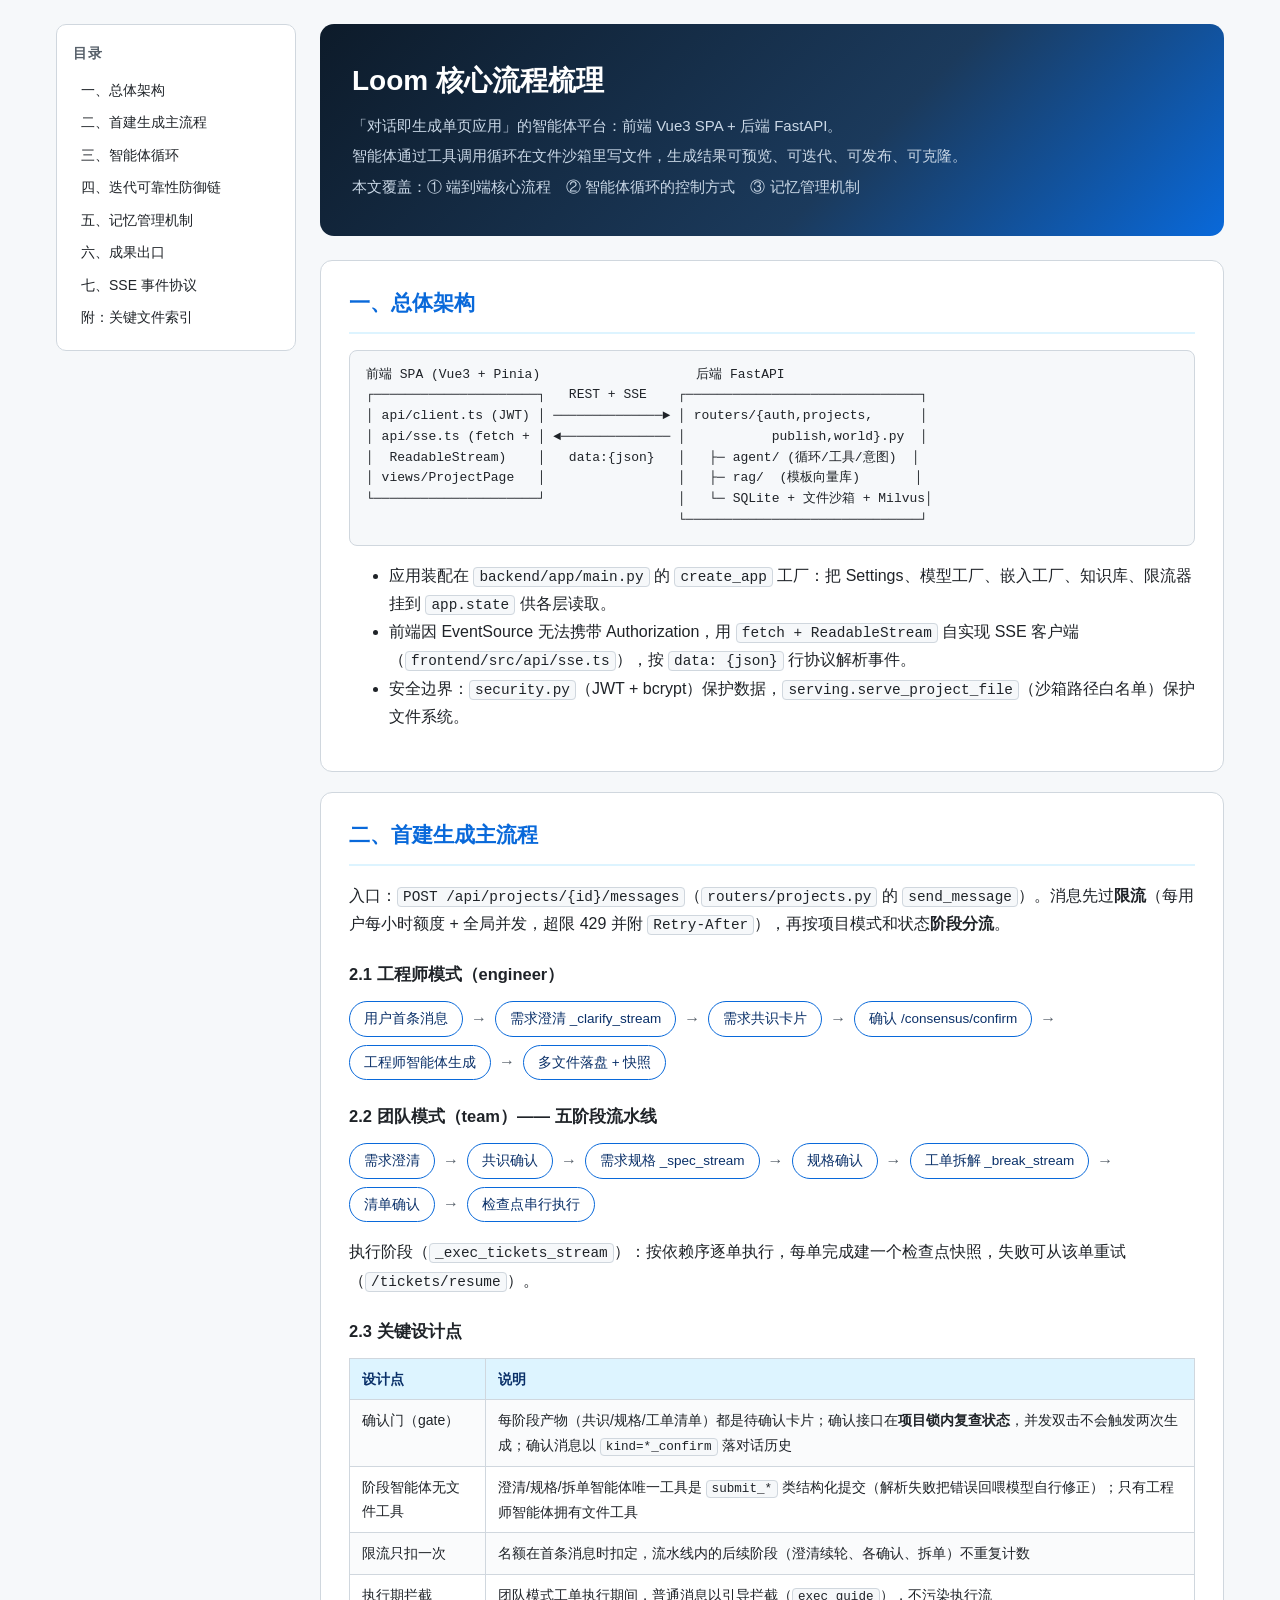
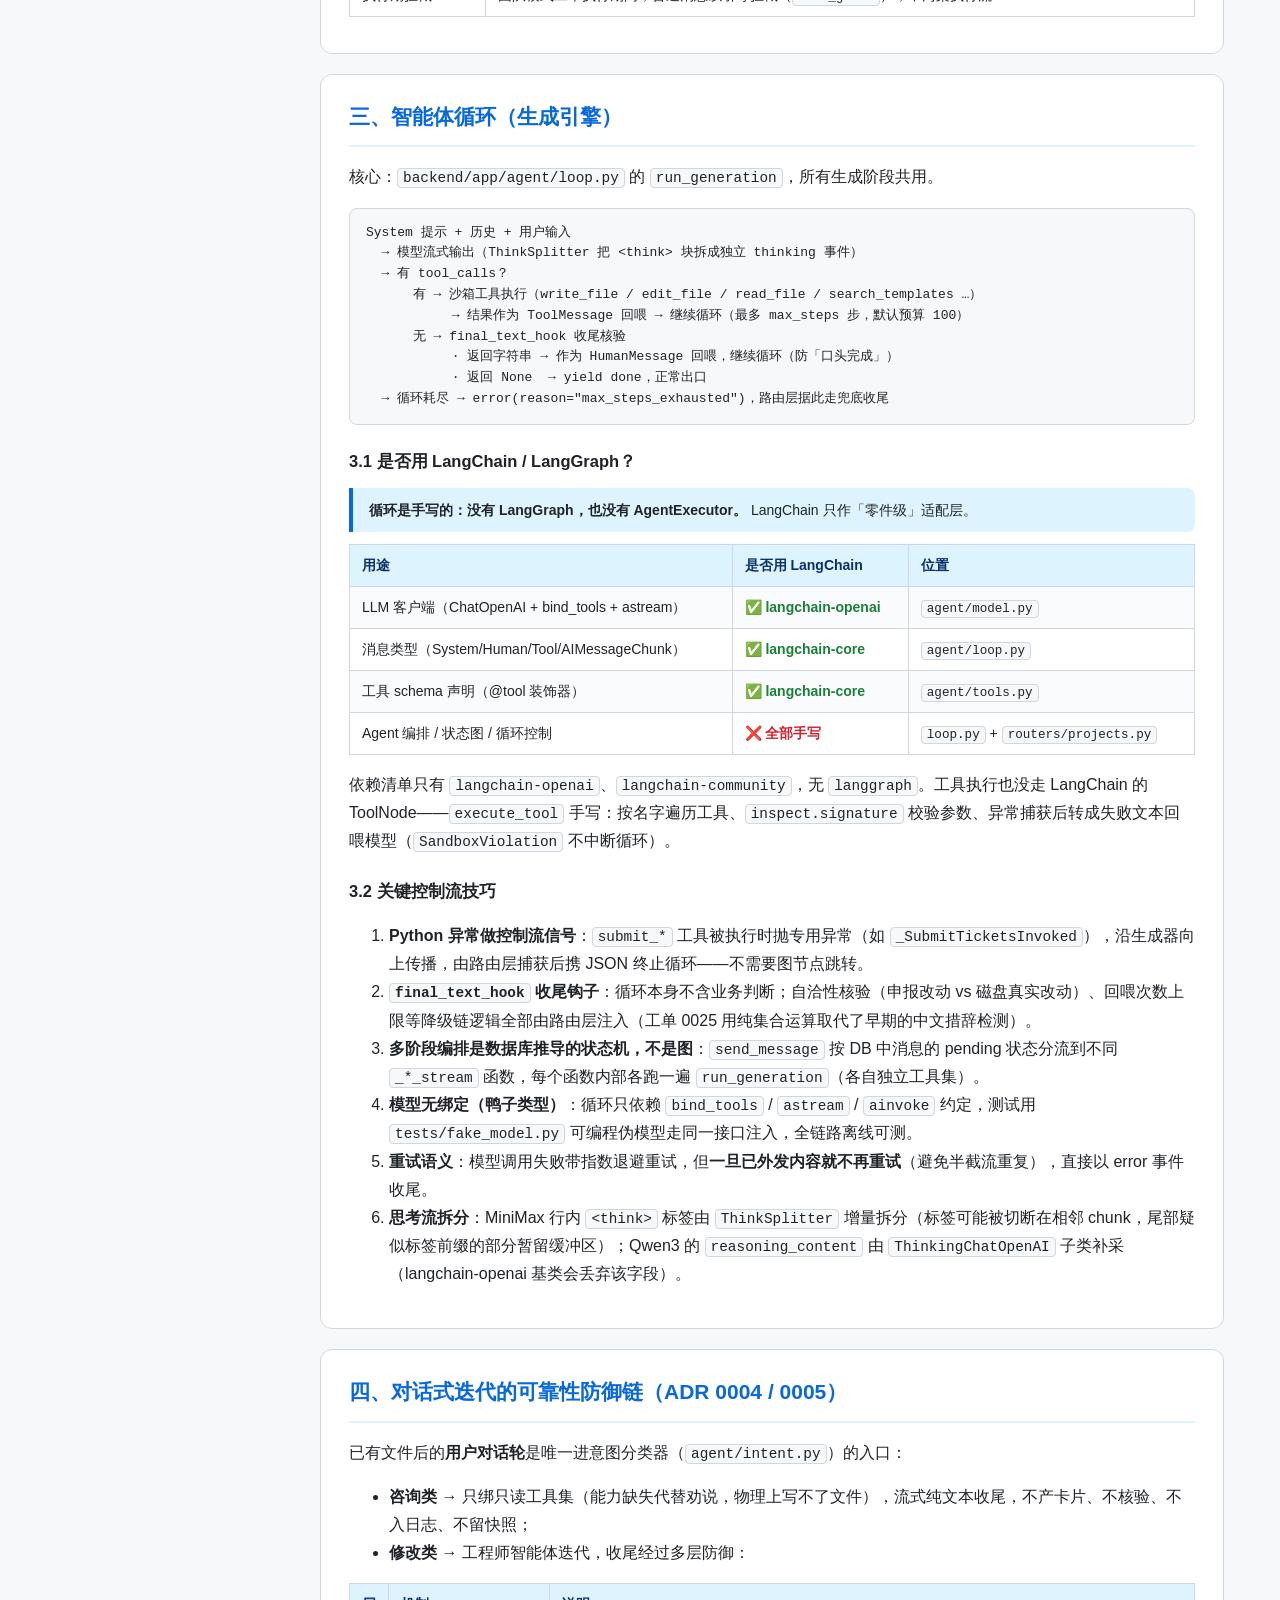
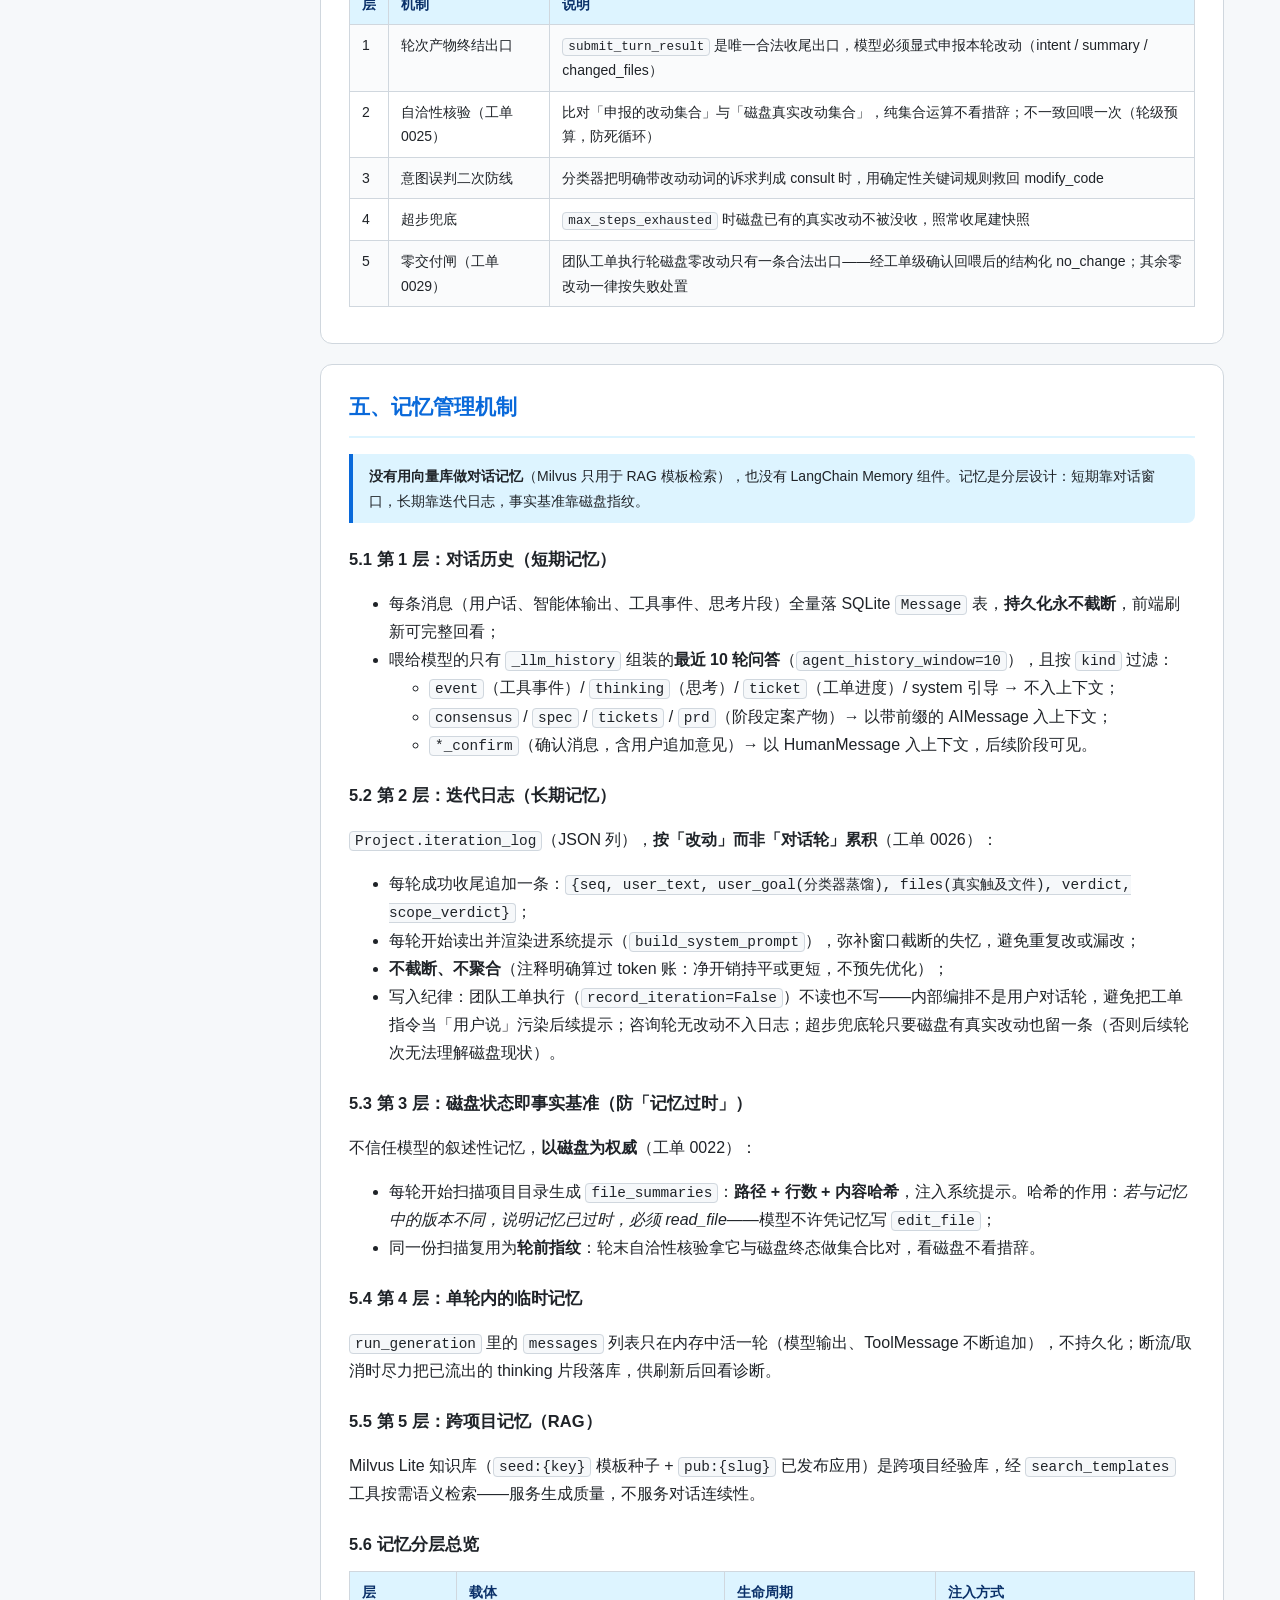
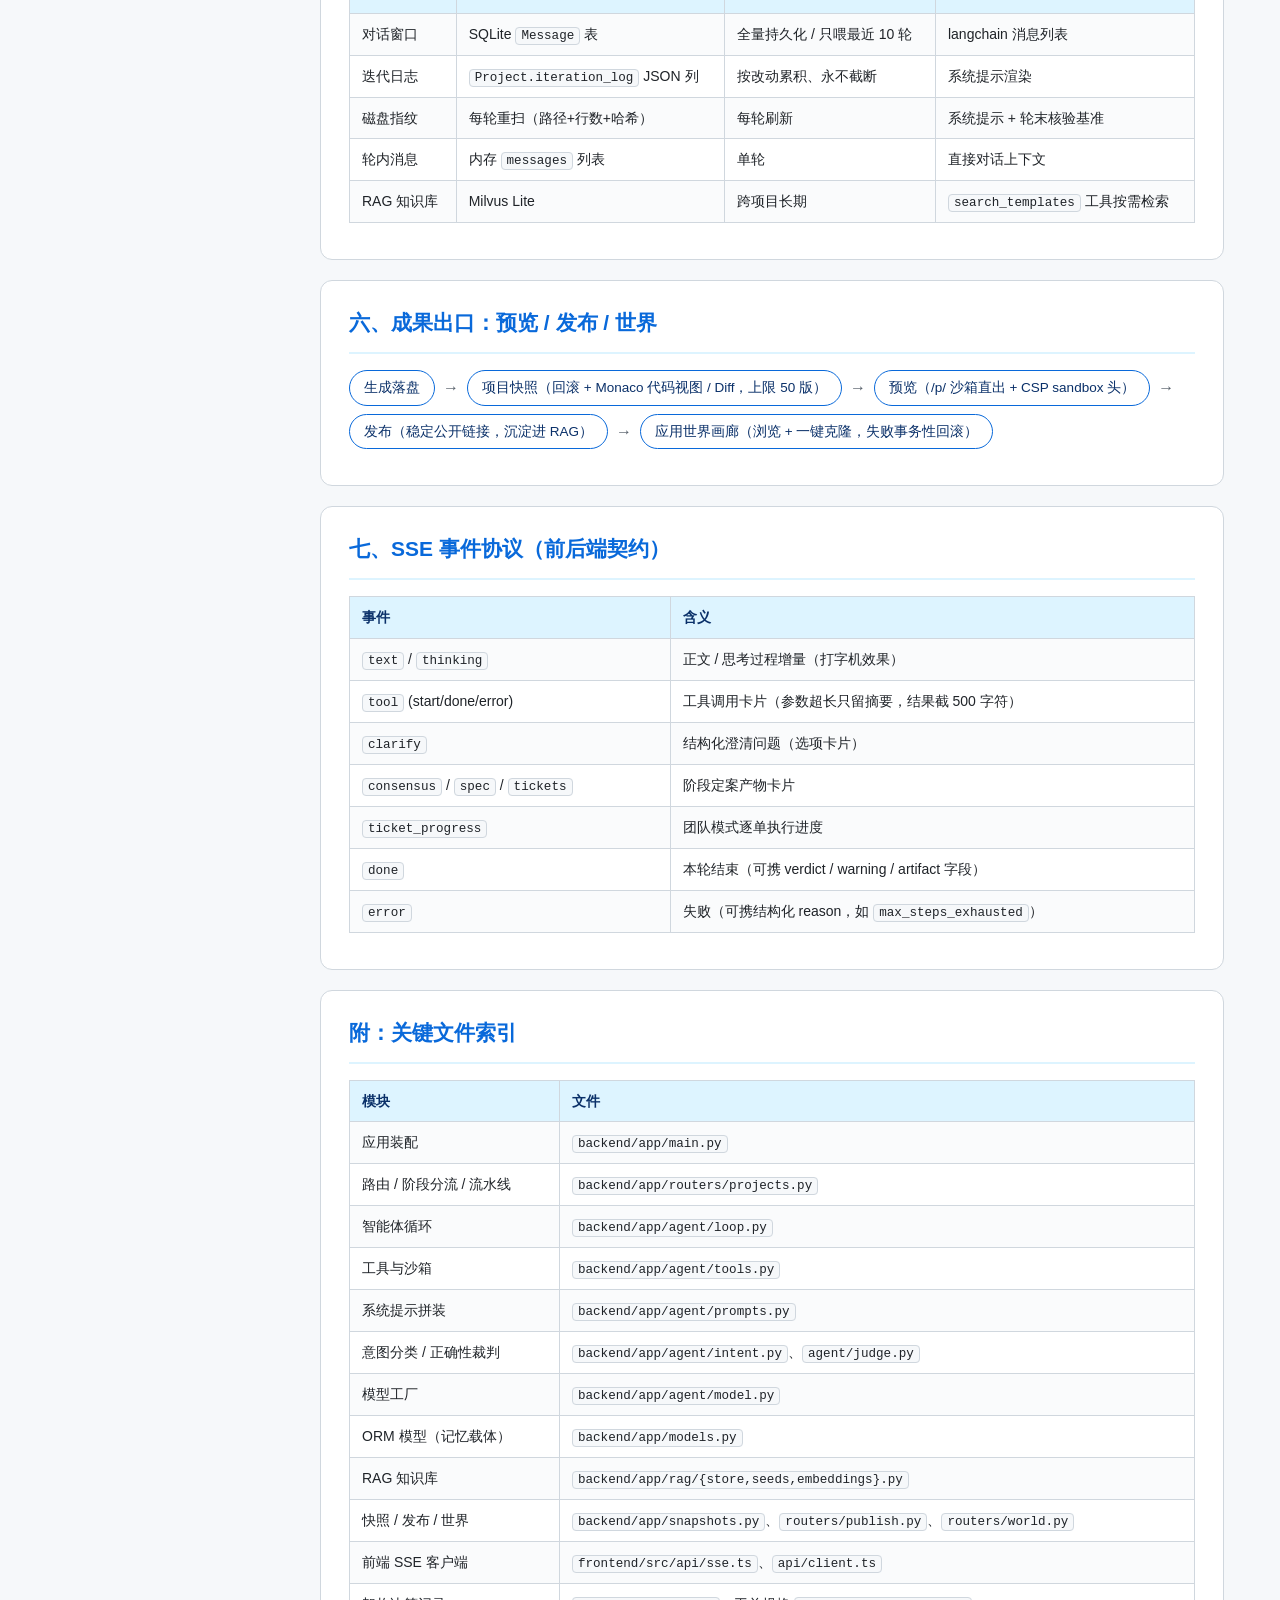
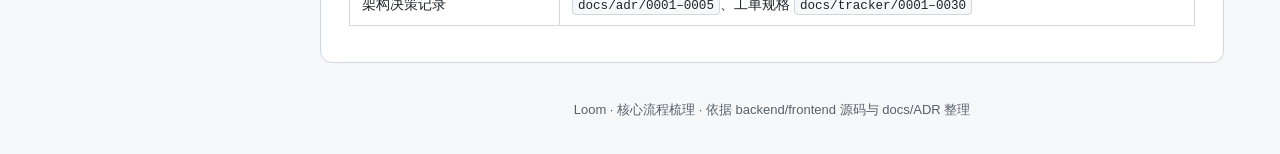
<file: docs/core-flow.html>
<!DOCTYPE html>
<html lang="zh-CN">
<head>
<meta charset="UTF-8">
<meta name="viewport" content="width=device-width, initial-scale=1.0">
<title>Loom 核心流程梳理</title>
<style>
  :root {
    --bg: #f6f8fa;
    --card: #ffffff;
    --ink: #1f2328;
    --muted: #57606a;
    --accent: #0969da;
    --accent-soft: #ddf4ff;
    --border: #d0d7de;
    --code-bg: #f6f8fa;
    --ok: #1a7f37;
    --no: #cf222e;
  }
  * { box-sizing: border-box; }
  body {
    margin: 0;
    font-family: -apple-system, "Segoe UI", "PingFang SC", "Microsoft YaHei", sans-serif;
    background: var(--bg);
    color: var(--ink);
    line-height: 1.75;
  }
  .layout { display: flex; max-width: 1200px; margin: 0 auto; gap: 24px; padding: 24px 16px; }
  nav.toc {
    position: sticky; top: 24px; align-self: flex-start;
    width: 240px; flex: none; background: var(--card);
    border: 1px solid var(--border); border-radius: 10px; padding: 16px;
    font-size: 14px; max-height: calc(100vh - 48px); overflow: auto;
  }
  nav.toc h2 { margin: 0 0 8px; font-size: 14px; color: var(--muted); text-transform: uppercase; letter-spacing: .05em; }
  nav.toc a { display: block; color: var(--ink); text-decoration: none; padding: 4px 8px; border-radius: 6px; }
  nav.toc a:hover { background: var(--accent-soft); color: var(--accent); }
  main { flex: 1; min-width: 0; }
  header.hero {
    background: linear-gradient(135deg, #0d1b2a 0%, #1b3a5c 60%, #0969da 100%);
    color: #fff; border-radius: 14px; padding: 32px; margin-bottom: 24px;
  }
  header.hero h1 { margin: 0 0 8px; font-size: 28px; }
  header.hero p { margin: 4px 0; color: #c9d7e6; font-size: 15px; }
  section.card {
    background: var(--card); border: 1px solid var(--border);
    border-radius: 12px; padding: 24px 28px; margin-bottom: 20px;
  }
  h2.sec {
    margin: 0 0 16px; font-size: 21px; padding-bottom: 10px;
    border-bottom: 2px solid var(--accent-soft); color: var(--accent);
  }
  h3 { font-size: 16.5px; margin: 22px 0 8px; }
  pre {
    background: var(--code-bg); border: 1px solid var(--border); border-radius: 8px;
    padding: 14px 16px; overflow-x: auto; font-size: 13px; line-height: 1.6;
    font-family: "Cascadia Code", Consolas, "Courier New", monospace;
  }
  code { background: var(--code-bg); border: 1px solid var(--border); border-radius: 4px; padding: 1px 5px; font-size: .9em; font-family: Consolas, monospace; }
  pre code { background: none; border: none; padding: 0; }
  table { border-collapse: collapse; width: 100%; margin: 12px 0; font-size: 14px; }
  th, td { border: 1px solid var(--border); padding: 8px 12px; text-align: left; vertical-align: top; }
  th { background: var(--accent-soft); color: #0a3069; }
  tr:nth-child(even) td { background: #fafbfc; }
  .yes { color: var(--ok); font-weight: 600; }
  .no { color: var(--no); font-weight: 600; }
  .note {
    border-left: 4px solid var(--accent); background: var(--accent-soft);
    padding: 10px 16px; border-radius: 0 8px 8px 0; margin: 12px 0; font-size: 14px;
  }
  .flow {
    display: flex; flex-wrap: wrap; gap: 8px; align-items: center; margin: 12px 0;
  }
  .flow .step {
    background: var(--card); border: 1.5px solid var(--accent); color: #0a3069;
    border-radius: 999px; padding: 5px 14px; font-size: 13.5px; font-weight: 500; white-space: nowrap;
  }
  .flow .arrow { color: var(--muted); font-weight: 700; }
  .grid2 { display: grid; grid-template-columns: 1fr 1fr; gap: 16px; }
  @media (max-width: 900px) { .grid2 { grid-template-columns: 1fr; } nav.toc { display: none; } }
  footer { text-align: center; color: var(--muted); font-size: 13px; padding: 16px 0 32px; }
</style>
</head>
<body>
<div class="layout">

<nav class="toc">
  <h2>目录</h2>
  <a href="#arch">一、总体架构</a>
  <a href="#pipeline">二、首建生成主流程</a>
  <a href="#loop">三、智能体循环</a>
  <a href="#defense">四、迭代可靠性防御链</a>
  <a href="#memory">五、记忆管理机制</a>
  <a href="#output">六、成果出口</a>
  <a href="#sse">七、SSE 事件协议</a>
  <a href="#files">附：关键文件索引</a>
</nav>

<main>
<header class="hero">
  <h1>Loom 核心流程梳理</h1>
  <p>「对话即生成单页应用」的智能体平台：前端 Vue3 SPA + 后端 FastAPI。</p>
  <p>智能体通过工具调用循环在文件沙箱里写文件，生成结果可预览、可迭代、可发布、可克隆。</p>
  <p>本文覆盖：① 端到端核心流程　② 智能体循环的控制方式　③ 记忆管理机制</p>
</header>

<section class="card" id="arch">
<h2 class="sec">一、总体架构</h2>
<pre>前端 SPA (Vue3 + Pinia)                    后端 FastAPI
┌─────────────────────┐   REST + SSE    ┌──────────────────────────────┐
│ api/client.ts (JWT) │ ──────────────► │ routers/{auth,projects,      │
│ api/sse.ts (fetch + │ ◄────────────── │           publish,world}.py  │
│  ReadableStream)    │   data:{json}   │   ├─ agent/ (循环/工具/意图)  │
│ views/ProjectPage   │                 │   ├─ rag/  (模板向量库)       │
└─────────────────────┘                 │   └─ SQLite + 文件沙箱 + Milvus│
                                        └──────────────────────────────┘</pre>
<ul>
  <li>应用装配在 <code>backend/app/main.py</code> 的 <code>create_app</code> 工厂：把 Settings、模型工厂、嵌入工厂、知识库、限流器挂到 <code>app.state</code> 供各层读取。</li>
  <li>前端因 EventSource 无法携带 Authorization，用 <code>fetch + ReadableStream</code> 自实现 SSE 客户端（<code>frontend/src/api/sse.ts</code>），按 <code>data: {json}</code> 行协议解析事件。</li>
  <li>安全边界：<code>security.py</code>（JWT + bcrypt）保护数据，<code>serving.serve_project_file</code>（沙箱路径白名单）保护文件系统。</li>
</ul>
</section>

<section class="card" id="pipeline">
<h2 class="sec">二、首建生成主流程</h2>
<p>入口：<code>POST /api/projects/{id}/messages</code>（<code>routers/projects.py</code> 的 <code>send_message</code>）。消息先过<strong>限流</strong>（每用户每小时额度 + 全局并发，超限 429 并附 <code>Retry-After</code>），再按项目模式和状态<strong>阶段分流</strong>。</p>

<h3>2.1 工程师模式（engineer）</h3>
<div class="flow">
  <span class="step">用户首条消息</span><span class="arrow">→</span>
  <span class="step">需求澄清 _clarify_stream</span><span class="arrow">→</span>
  <span class="step">需求共识卡片</span><span class="arrow">→</span>
  <span class="step">确认 /consensus/confirm</span><span class="arrow">→</span>
  <span class="step">工程师智能体生成</span><span class="arrow">→</span>
  <span class="step">多文件落盘 + 快照</span>
</div>

<h3>2.2 团队模式（team）—— 五阶段流水线</h3>
<div class="flow">
  <span class="step">需求澄清</span><span class="arrow">→</span>
  <span class="step">共识确认</span><span class="arrow">→</span>
  <span class="step">需求规格 _spec_stream</span><span class="arrow">→</span>
  <span class="step">规格确认</span><span class="arrow">→</span>
  <span class="step">工单拆解 _break_stream</span><span class="arrow">→</span>
  <span class="step">清单确认</span><span class="arrow">→</span>
  <span class="step">检查点串行执行</span>
</div>
<p>执行阶段（<code>_exec_tickets_stream</code>）：按依赖序逐单执行，每单完成建一个检查点快照，失败可从该单重试（<code>/tickets/resume</code>）。</p>

<h3>2.3 关键设计点</h3>
<table>
  <tr><th>设计点</th><th>说明</th></tr>
  <tr><td>确认门（gate）</td><td>每阶段产物（共识/规格/工单清单）都是待确认卡片；确认接口在<strong>项目锁内复查状态</strong>，并发双击不会触发两次生成；确认消息以 <code>kind=*_confirm</code> 落对话历史</td></tr>
  <tr><td>阶段智能体无文件工具</td><td>澄清/规格/拆单智能体唯一工具是 <code>submit_*</code> 类结构化提交（解析失败把错误回喂模型自行修正）；只有工程师智能体拥有文件工具</td></tr>
  <tr><td>限流只扣一次</td><td>名额在首条消息时扣定，流水线内的后续阶段（澄清续轮、各确认、拆单）不重复计数</td></tr>
  <tr><td>执行期拦截</td><td>团队模式工单执行期间，普通消息以引导拦截（<code>exec_guide</code>），不污染执行流</td></tr>
</table>
</section>

<section class="card" id="loop">
<h2 class="sec">三、智能体循环（生成引擎）</h2>
<p>核心：<code>backend/app/agent/loop.py</code> 的 <code>run_generation</code>，所有生成阶段共用。</p>
<pre>System 提示 + 历史 + 用户输入
  → 模型流式输出（ThinkSplitter 把 &lt;think&gt; 块拆成独立 thinking 事件）
  → 有 tool_calls？
      有 → 沙箱工具执行（write_file / edit_file / read_file / search_templates …）
           → 结果作为 ToolMessage 回喂 → 继续循环（最多 max_steps 步，默认预算 100）
      无 → final_text_hook 收尾核验
           · 返回字符串 → 作为 HumanMessage 回喂，继续循环（防「口头完成」）
           · 返回 None  → yield done，正常出口
  → 循环耗尽 → error(reason="max_steps_exhausted")，路由层据此走兜底收尾</pre>

<h3>3.1 是否用 LangChain / LangGraph？</h3>
<div class="note"><strong>循环是手写的：没有 LangGraph，也没有 AgentExecutor。</strong> LangChain 只作「零件级」适配层。</div>
<table>
  <tr><th>用途</th><th>是否用 LangChain</th><th>位置</th></tr>
  <tr><td>LLM 客户端（ChatOpenAI + bind_tools + astream）</td><td class="yes">✅ langchain-openai</td><td><code>agent/model.py</code></td></tr>
  <tr><td>消息类型（System/Human/Tool/AIMessageChunk）</td><td class="yes">✅ langchain-core</td><td><code>agent/loop.py</code></td></tr>
  <tr><td>工具 schema 声明（@tool 装饰器）</td><td class="yes">✅ langchain-core</td><td><code>agent/tools.py</code></td></tr>
  <tr><td>Agent 编排 / 状态图 / 循环控制</td><td class="no">❌ 全部手写</td><td><code>loop.py</code> + <code>routers/projects.py</code></td></tr>
</table>
<p>依赖清单只有 <code>langchain-openai</code>、<code>langchain-community</code>，无 <code>langgraph</code>。工具执行也没走 LangChain 的 ToolNode——<code>execute_tool</code> 手写：按名字遍历工具、<code>inspect.signature</code> 校验参数、异常捕获后转成失败文本回喂模型（<code>SandboxViolation</code> 不中断循环）。</p>

<h3>3.2 关键控制流技巧</h3>
<ol>
  <li><strong>Python 异常做控制流信号</strong>：<code>submit_*</code> 工具被执行时抛专用异常（如 <code>_SubmitTicketsInvoked</code>），沿生成器向上传播，由路由层捕获后携 JSON 终止循环——不需要图节点跳转。</li>
  <li><strong><code>final_text_hook</code> 收尾钩子</strong>：循环本身不含业务判断；自洽性核验（申报改动 vs 磁盘真实改动）、回喂次数上限等降级链逻辑全部由路由层注入（工单 0025 用纯集合运算取代了早期的中文措辞检测）。</li>
  <li><strong>多阶段编排是数据库推导的状态机，不是图</strong>：<code>send_message</code> 按 DB 中消息的 pending 状态分流到不同 <code>_*_stream</code> 函数，每个函数内部各跑一遍 <code>run_generation</code>（各自独立工具集）。</li>
  <li><strong>模型无绑定（鸭子类型）</strong>：循环只依赖 <code>bind_tools</code> / <code>astream</code> / <code>ainvoke</code> 约定，测试用 <code>tests/fake_model.py</code> 可编程伪模型走同一接口注入，全链路离线可测。</li>
  <li><strong>重试语义</strong>：模型调用失败带指数退避重试，但<strong>一旦已外发内容就不再重试</strong>（避免半截流重复），直接以 error 事件收尾。</li>
  <li><strong>思考流拆分</strong>：MiniMax 行内 <code>&lt;think&gt;</code> 标签由 <code>ThinkSplitter</code> 增量拆分（标签可能被切断在相邻 chunk，尾部疑似标签前缀的部分暂留缓冲区）；Qwen3 的 <code>reasoning_content</code> 由 <code>ThinkingChatOpenAI</code> 子类补采（langchain-openai 基类会丢弃该字段）。</li>
</ol>
</section>

<section class="card" id="defense">
<h2 class="sec">四、对话式迭代的可靠性防御链（ADR 0004 / 0005）</h2>
<p>已有文件后的<strong>用户对话轮</strong>是唯一进意图分类器（<code>agent/intent.py</code>）的入口：</p>
<ul>
  <li><strong>咨询类</strong> → 只绑只读工具集（能力缺失代替劝说，物理上写不了文件），流式纯文本收尾，不产卡片、不核验、不入日志、不留快照；</li>
  <li><strong>修改类</strong> → 工程师智能体迭代，收尾经过多层防御：</li>
</ul>
<table>
  <tr><th>层</th><th>机制</th><th>说明</th></tr>
  <tr><td>1</td><td>轮次产物终结出口</td><td><code>submit_turn_result</code> 是唯一合法收尾出口，模型必须显式申报本轮改动（intent / summary / changed_files）</td></tr>
  <tr><td>2</td><td>自洽性核验（工单 0025）</td><td>比对「申报的改动集合」与「磁盘真实改动集合」，纯集合运算不看措辞；不一致回喂一次（轮级预算，防死循环）</td></tr>
  <tr><td>3</td><td>意图误判二次防线</td><td>分类器把明确带改动动词的诉求判成 consult 时，用确定性关键词规则救回 modify_code</td></tr>
  <tr><td>4</td><td>超步兜底</td><td><code>max_steps_exhausted</code> 时磁盘已有的真实改动不被没收，照常收尾建快照</td></tr>
  <tr><td>5</td><td>零交付闸（工单 0029）</td><td>团队工单执行轮磁盘零改动只有一条合法出口——经工单级确认回喂后的结构化 no_change；其余零改动一律按失败处置</td></tr>
</table>
</section>

<section class="card" id="memory">
<h2 class="sec">五、记忆管理机制</h2>
<div class="note"><strong>没有用向量库做对话记忆</strong>（Milvus 只用于 RAG 模板检索），也没有 LangChain Memory 组件。记忆是分层设计：短期靠对话窗口，长期靠迭代日志，事实基准靠磁盘指纹。</div>

<h3>5.1 第 1 层：对话历史（短期记忆）</h3>
<ul>
  <li>每条消息（用户话、智能体输出、工具事件、思考片段）全量落 SQLite <code>Message</code> 表，<strong>持久化永不截断</strong>，前端刷新可完整回看；</li>
  <li>喂给模型的只有 <code>_llm_history</code> 组装的<strong>最近 10 轮问答</strong>（<code>agent_history_window=10</code>），且按 <code>kind</code> 过滤：
    <ul>
      <li><code>event</code>（工具事件）/ <code>thinking</code>（思考）/ <code>ticket</code>（工单进度）/ system 引导 → 不入上下文；</li>
      <li><code>consensus</code> / <code>spec</code> / <code>tickets</code> / <code>prd</code>（阶段定案产物）→ 以带前缀的 AIMessage 入上下文；</li>
      <li><code>*_confirm</code>（确认消息，含用户追加意见）→ 以 HumanMessage 入上下文，后续阶段可见。</li>
    </ul>
  </li>
</ul>

<h3>5.2 第 2 层：迭代日志（长期记忆）</h3>
<p><code>Project.iteration_log</code>（JSON 列），<strong>按「改动」而非「对话轮」累积</strong>（工单 0026）：</p>
<ul>
  <li>每轮成功收尾追加一条：<code>{seq, user_text, user_goal(分类器蒸馏), files(真实触及文件), verdict, scope_verdict}</code>；</li>
  <li>每轮开始读出并渲染进系统提示（<code>build_system_prompt</code>），弥补窗口截断的失忆，避免重复改或漏改；</li>
  <li><strong>不截断、不聚合</strong>（注释明确算过 token 账：净开销持平或更短，不预先优化）；</li>
  <li>写入纪律：团队工单执行（<code>record_iteration=False</code>）不读也不写——内部编排不是用户对话轮，避免把工单指令当「用户说」污染后续提示；咨询轮无改动不入日志；超步兜底轮只要磁盘有真实改动也留一条（否则后续轮次无法理解磁盘现状）。</li>
</ul>

<h3>5.3 第 3 层：磁盘状态即事实基准（防「记忆过时」）</h3>
<p>不信任模型的叙述性记忆，<strong>以磁盘为权威</strong>（工单 0022）：</p>
<ul>
  <li>每轮开始扫描项目目录生成 <code>file_summaries</code>：<strong>路径 + 行数 + 内容哈希</strong>，注入系统提示。哈希的作用：<em>若与记忆中的版本不同，说明记忆已过时，必须 read_file</em>——模型不许凭记忆写 <code>edit_file</code>；</li>
  <li>同一份扫描复用为<strong>轮前指纹</strong>：轮末自洽性核验拿它与磁盘终态做集合比对，看磁盘不看措辞。</li>
</ul>

<h3>5.4 第 4 层：单轮内的临时记忆</h3>
<p><code>run_generation</code> 里的 <code>messages</code> 列表只在内存中活一轮（模型输出、ToolMessage 不断追加），不持久化；断流/取消时尽力把已流出的 thinking 片段落库，供刷新后回看诊断。</p>

<h3>5.5 第 5 层：跨项目记忆（RAG）</h3>
<p>Milvus Lite 知识库（<code>seed:{key}</code> 模板种子 + <code>pub:{slug}</code> 已发布应用）是跨项目经验库，经 <code>search_templates</code> 工具按需语义检索——服务生成质量，不服务对话连续性。</p>

<h3>5.6 记忆分层总览</h3>
<table>
  <tr><th>层</th><th>载体</th><th>生命周期</th><th>注入方式</th></tr>
  <tr><td>对话窗口</td><td>SQLite <code>Message</code> 表</td><td>全量持久化 / 只喂最近 10 轮</td><td>langchain 消息列表</td></tr>
  <tr><td>迭代日志</td><td><code>Project.iteration_log</code> JSON 列</td><td>按改动累积、永不截断</td><td>系统提示渲染</td></tr>
  <tr><td>磁盘指纹</td><td>每轮重扫（路径+行数+哈希）</td><td>每轮刷新</td><td>系统提示 + 轮末核验基准</td></tr>
  <tr><td>轮内消息</td><td>内存 <code>messages</code> 列表</td><td>单轮</td><td>直接对话上下文</td></tr>
  <tr><td>RAG 知识库</td><td>Milvus Lite</td><td>跨项目长期</td><td><code>search_templates</code> 工具按需检索</td></tr>
</table>
</section>

<section class="card" id="output">
<h2 class="sec">六、成果出口：预览 / 发布 / 世界</h2>
<div class="flow">
  <span class="step">生成落盘</span><span class="arrow">→</span>
  <span class="step">项目快照（回滚 + Monaco 代码视图 / Diff，上限 50 版）</span><span class="arrow">→</span>
  <span class="step">预览（/p/ 沙箱直出 + CSP sandbox 头）</span><span class="arrow">→</span>
  <span class="step">发布（稳定公开链接，沉淀进 RAG）</span><span class="arrow">→</span>
  <span class="step">应用世界画廊（浏览 + 一键克隆，失败事务性回滚）</span>
</div>
</section>

<section class="card" id="sse">
<h2 class="sec">七、SSE 事件协议（前后端契约）</h2>
<table>
  <tr><th>事件</th><th>含义</th></tr>
  <tr><td><code>text</code> / <code>thinking</code></td><td>正文 / 思考过程增量（打字机效果）</td></tr>
  <tr><td><code>tool</code> (start/done/error)</td><td>工具调用卡片（参数超长只留摘要，结果截 500 字符）</td></tr>
  <tr><td><code>clarify</code></td><td>结构化澄清问题（选项卡片）</td></tr>
  <tr><td><code>consensus</code> / <code>spec</code> / <code>tickets</code></td><td>阶段定案产物卡片</td></tr>
  <tr><td><code>ticket_progress</code></td><td>团队模式逐单执行进度</td></tr>
  <tr><td><code>done</code></td><td>本轮结束（可携 verdict / warning / artifact 字段）</td></tr>
  <tr><td><code>error</code></td><td>失败（可携结构化 reason，如 <code>max_steps_exhausted</code>）</td></tr>
</table>
</section>

<section class="card" id="files">
<h2 class="sec">附：关键文件索引</h2>
<table>
  <tr><th>模块</th><th>文件</th></tr>
  <tr><td>应用装配</td><td><code>backend/app/main.py</code></td></tr>
  <tr><td>路由 / 阶段分流 / 流水线</td><td><code>backend/app/routers/projects.py</code></td></tr>
  <tr><td>智能体循环</td><td><code>backend/app/agent/loop.py</code></td></tr>
  <tr><td>工具与沙箱</td><td><code>backend/app/agent/tools.py</code></td></tr>
  <tr><td>系统提示拼装</td><td><code>backend/app/agent/prompts.py</code></td></tr>
  <tr><td>意图分类 / 正确性裁判</td><td><code>backend/app/agent/intent.py</code>、<code>agent/judge.py</code></td></tr>
  <tr><td>模型工厂</td><td><code>backend/app/agent/model.py</code></td></tr>
  <tr><td>ORM 模型（记忆载体）</td><td><code>backend/app/models.py</code></td></tr>
  <tr><td>RAG 知识库</td><td><code>backend/app/rag/{store,seeds,embeddings}.py</code></td></tr>
  <tr><td>快照 / 发布 / 世界</td><td><code>backend/app/snapshots.py</code>、<code>routers/publish.py</code>、<code>routers/world.py</code></td></tr>
  <tr><td>前端 SSE 客户端</td><td><code>frontend/src/api/sse.ts</code>、<code>api/client.ts</code></td></tr>
  <tr><td>架构决策记录</td><td><code>docs/adr/0001–0005</code>、工单规格 <code>docs/tracker/0001–0030</code></td></tr>
</table>
</section>

<footer>Loom · 核心流程梳理 · 依据 backend/frontend 源码与 docs/ADR 整理</footer>
</main>
</div>
</body>
</html>
</file>
